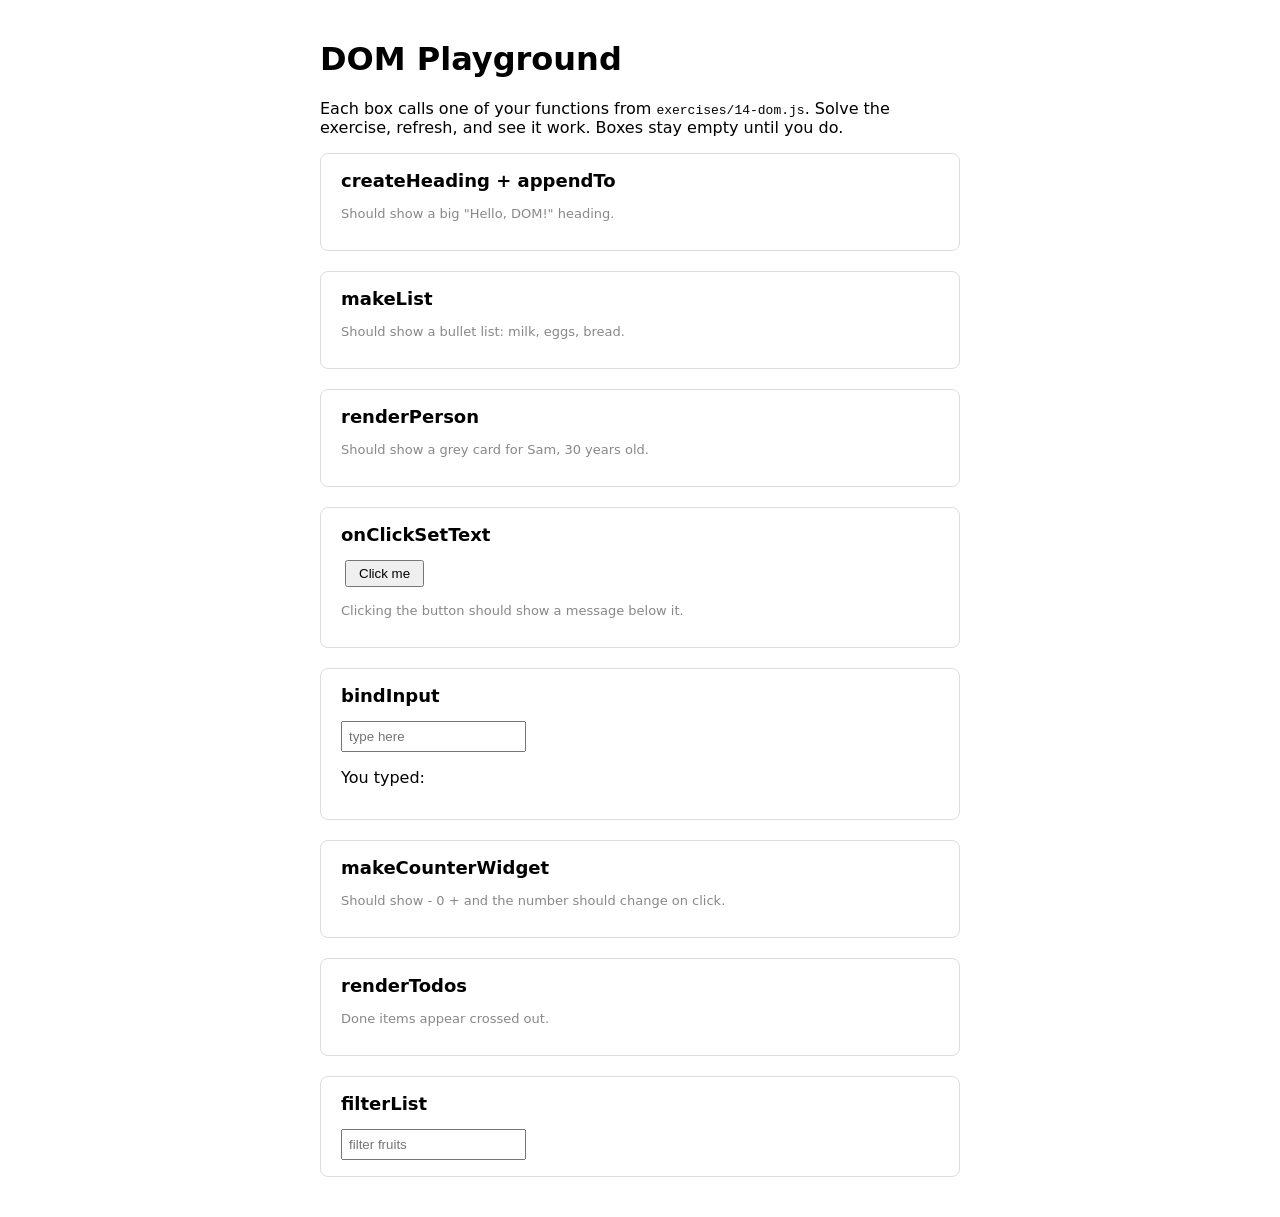
<file: practice-material/javascript/playground.html>
<!DOCTYPE html>
<html lang="en">
<head>
  <meta charset="utf-8">
  <title>DOM Playground</title>
  <style>
    body { font-family: -apple-system, system-ui, sans-serif; max-width: 640px; margin: 40px auto; padding: 0 20px; }
    section { border: 1px solid #ddd; border-radius: 8px; padding: 16px 20px; margin-bottom: 20px; }
    h2 { margin-top: 0; font-size: 18px; }
    button { padding: 4px 12px; margin: 0 4px; }
    input { padding: 6px; }
    .done { text-decoration: line-through; color: #888; }
    .person { background: #f6f6f6; padding: 10px 14px; border-radius: 6px; }
    .person h2 { margin: 0 0 4px; }
    .person p { margin: 0; }
    .hint { color: #888; font-size: 13px; }
  </style>
</head>
<body>
  <h1>DOM Playground</h1>
  <p>Each box calls one of your functions from <code>exercises/14-dom.js</code>.
     Solve the exercise, refresh, and see it work. Boxes stay empty until you do.</p>

  <section>
    <h2>createHeading + appendTo</h2>
    <div id="heading-box"></div>
    <p class="hint">Should show a big "Hello, DOM!" heading.</p>
  </section>

  <section>
    <h2>makeList</h2>
    <div id="list-box"></div>
    <p class="hint">Should show a bullet list: milk, eggs, bread.</p>
  </section>

  <section>
    <h2>renderPerson</h2>
    <div id="person-box"></div>
    <p class="hint">Should show a grey card for Sam, 30 years old.</p>
  </section>

  <section>
    <h2>onClickSetText</h2>
    <button id="click-btn">Click me</button>
    <p id="click-out"></p>
    <p class="hint">Clicking the button should show a message below it.</p>
  </section>

  <section>
    <h2>bindInput</h2>
    <input id="typed-in" placeholder="type here">
    <p>You typed: <strong id="typed-out"></strong></p>
  </section>

  <section>
    <h2>makeCounterWidget</h2>
    <div id="counter-box"></div>
    <p class="hint">Should show - 0 + and the number should change on click.</p>
  </section>

  <section>
    <h2>renderTodos</h2>
    <div id="todo-box"></div>
    <p class="hint">Done items appear crossed out.</p>
  </section>

  <section>
    <h2>filterList</h2>
    <input id="filter-in" placeholder="filter fruits">
    <div id="filter-box"></div>
  </section>

  <script>
    // Same tiny stand-in for module.exports as index.html uses.
    var module = { exports: {} };
  </script>
  <script src="exercises/14-dom.js"></script>
  <script>
    const dom = module.exports;
    const $ = (id) => document.getElementById(id);

    // Each block is wrapped in try/catch so one unfinished exercise
    // does not stop the others from showing.
    const attempt = (fn) => { try { fn(); } catch (e) { console.warn(e.message); } };

    attempt(() => dom.appendTo($("heading-box"), dom.createHeading("Hello, DOM!")));

    attempt(() => $("list-box").appendChild(dom.makeList(["milk", "eggs", "bread"])));

    attempt(() => $("person-box").appendChild(dom.renderPerson({ name: "Sam", age: 30 })));

    attempt(() => dom.onClickSetText($("click-btn"), $("click-out"), "You clicked the button!"));

    attempt(() => dom.bindInput($("typed-in"), $("typed-out")));

    attempt(() => dom.makeCounterWidget($("counter-box")));

    attempt(() => dom.renderTodos($("todo-box"), [
      { text: "Learn the DOM", done: true },
      { text: "Build a todo app", done: false },
      { text: "Take a break", done: false },
    ]));

    attempt(() => {
      const ul = dom.makeList(["Apple", "Banana", "Cherry", "Mango", "Orange"]);
      $("filter-box").appendChild(ul);
      $("filter-in").addEventListener("input", () => dom.filterList(ul, $("filter-in").value));
    });
  </script>
</body>
</html>
</file>
